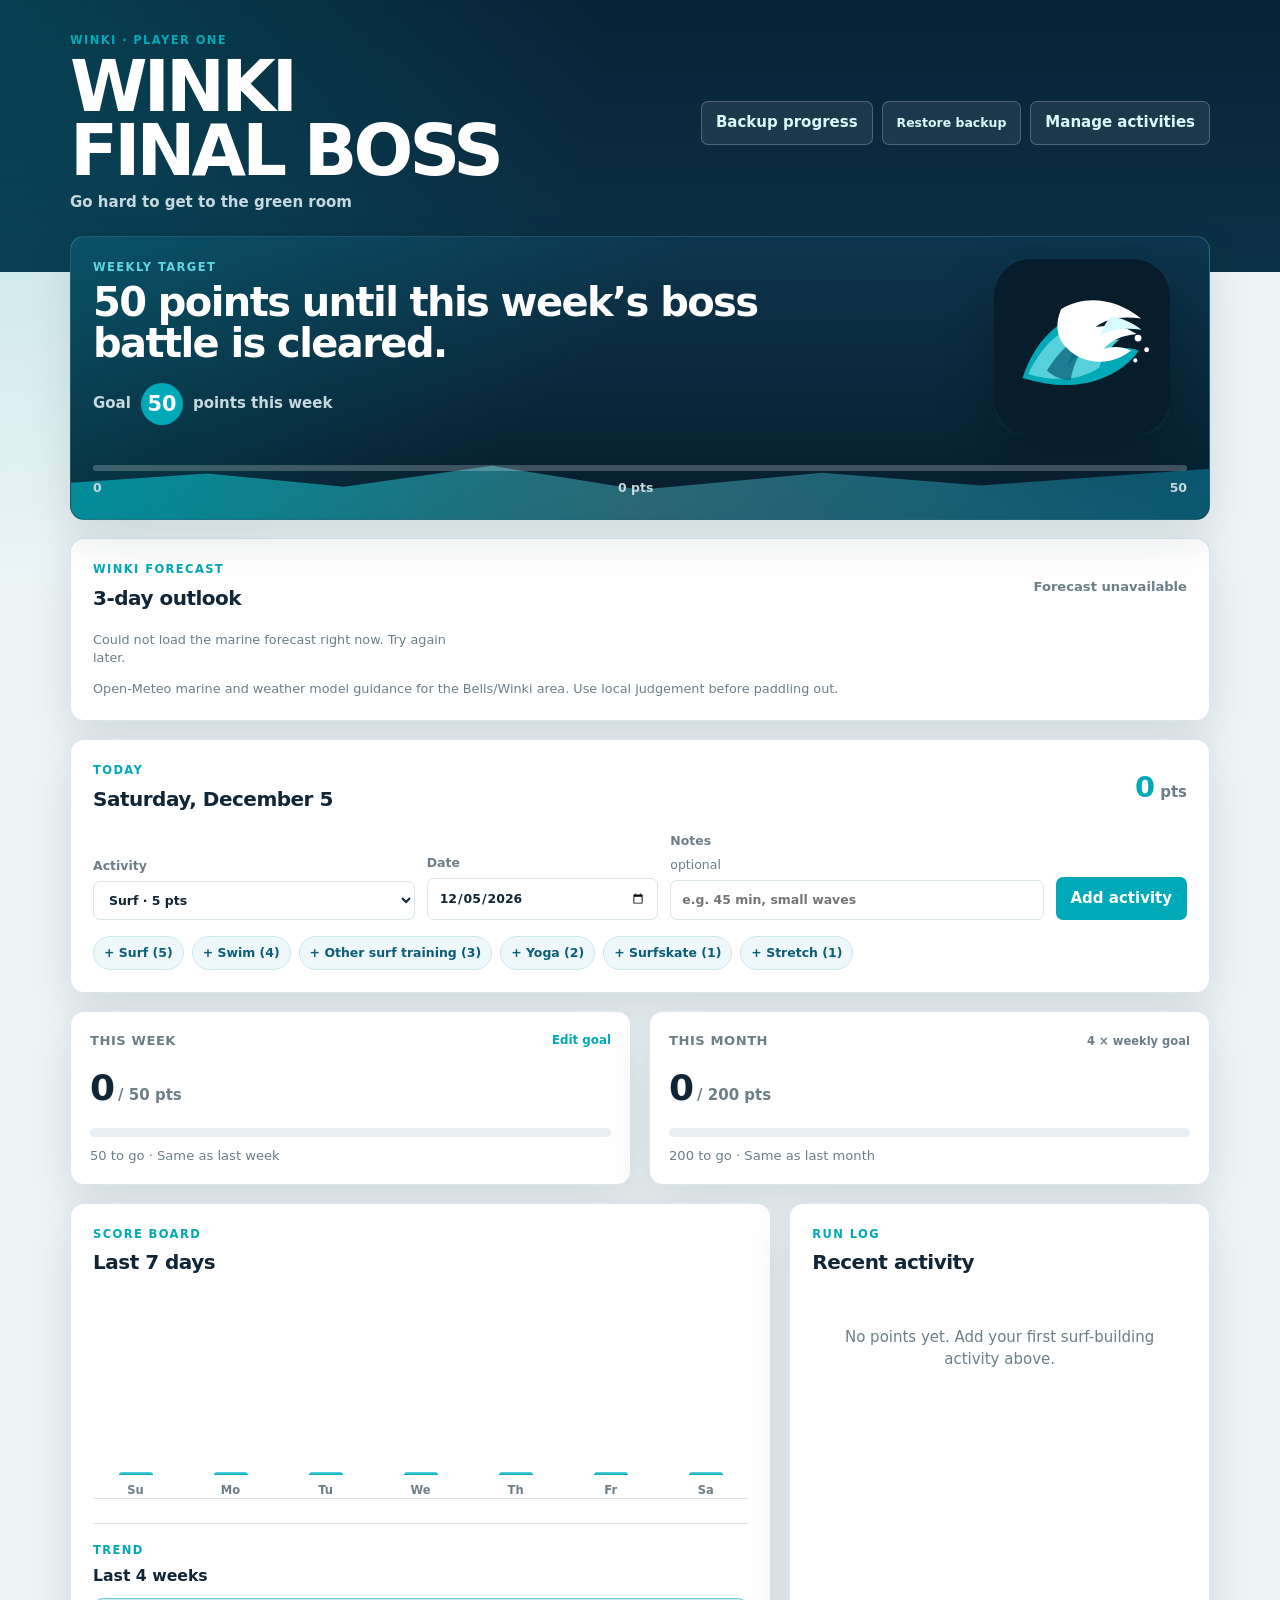
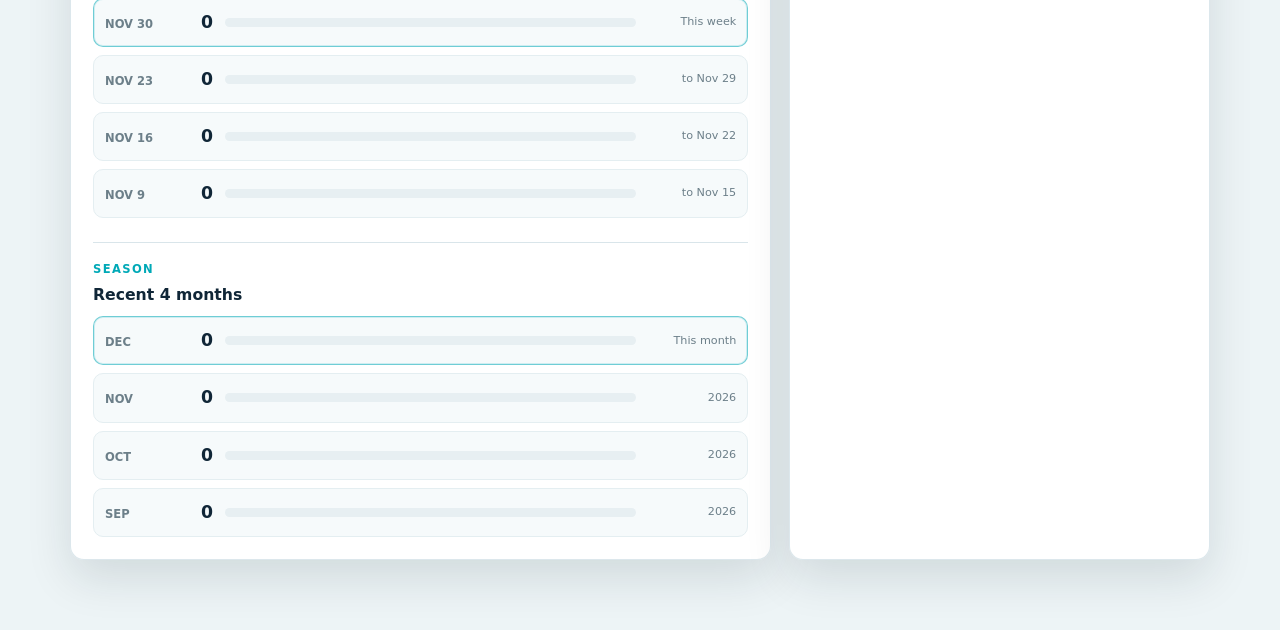
<file: index.html>
<!doctype html>
<html lang="en">
  <head>
    <meta charset="UTF-8" />
    <meta name="viewport" content="width=device-width, initial-scale=1.0" />
    <meta name="theme-color" content="#063c48" />
    <meta name="apple-mobile-web-app-capable" content="yes" />
    <meta name="apple-mobile-web-app-status-bar-style" content="black-translucent" />
    <title>Winki Final Boss</title>
    <link rel="manifest" href="manifest.webmanifest" />
    <link rel="icon" type="image/svg+xml" href="assets/winki-wave-icon.svg" />
    <link rel="apple-touch-icon" href="assets/winki-wave-icon.svg" />
    <link rel="stylesheet" href="styles.css" />
  </head>
  <body>
    <main class="app-shell">
      <header class="hero">
        <div>
          <p class="eyebrow">Winki · player one</p>
          <h1>WINKI<br />FINAL BOSS</h1>
          <p class="intro">Go hard to get to the green room</p>
        </div>
        <div class="header-actions">
          <button class="secondary" id="backup-data">Backup progress</button>
          <label class="secondary restore-label" for="restore-data">Restore backup</label>
          <input id="restore-data" type="file" accept="application/json,.json" hidden />
          <button class="secondary" id="manage-activities">Manage activities</button>
        </div>
      </header>

      <section class="boss-screen card">
        <div class="boss-copy">
          <p class="eyebrow">Weekly target</p>
          <p id="boss-status">The swell is waiting.</p>
          <div class="level-row"><span>Goal</span><strong id="weekly-target-badge">50</strong><span>points this week</span></div>
        </div>
        <div class="wave-brand" aria-hidden="true">
          <img src="assets/winki-wave-icon.svg" alt="" />
        </div>
        <div class="hero-progress" aria-label="Weekly progress">
          <div class="hero-progress-track"><span id="hero-progress-fill"></span></div>
          <div class="hero-progress-labels"><span>0</span><span id="hero-progress-current">0 pts</span><span id="hero-progress-goal">50</span></div>
        </div>
      </section>

      <section class="surf-forecast card">
        <div class="section-heading">
          <div>
            <p class="eyebrow">Winki forecast</p>
            <h2>3-day outlook</h2>
          </div>
          <p id="forecast-updated" class="forecast-updated">Loading marine forecast…</p>
        </div>
        <div id="forecast-grid" class="forecast-grid">
          <div class="forecast-day skeleton"><span>Today</span><strong>—</strong><p>Loading forecast</p></div>
          <div class="forecast-day skeleton"><span>Tomorrow</span><strong>—</strong><p>Loading forecast</p></div>
          <div class="forecast-day skeleton"><span>Day 3</span><strong>—</strong><p>Loading forecast</p></div>
        </div>
        <p class="forecast-source">Open-Meteo marine and weather model guidance for the Bells/Winki area. Use local judgement before paddling out.</p>
      </section>

      <section class="today card">
        <div class="section-heading">
          <div>
            <p class="eyebrow">Today</p>
            <h2 id="today-date"></h2>
          </div>
          <p class="today-score"><strong id="today-points">0</strong> pts</p>
        </div>
        <form id="entry-form" class="entry-form">
          <label>
            Activity
            <select id="activity" required></select>
          </label>
          <label>
            Date
            <input id="entry-date" type="date" required />
          </label>
          <label>
            Notes <span class="optional">optional</span>
            <input id="entry-note" type="text" maxlength="80" placeholder="e.g. 45 min, small waves" />
          </label>
          <button class="primary" type="submit">Add activity</button>
        </form>
        <div id="quick-add" class="quick-add" aria-label="Quick add activities"></div>
      </section>

      <section class="score-grid" aria-label="Progress toward point goals">
        <article class="score-card card" data-period="weekly">
          <div class="score-title"><span>This week</span><button class="goal-edit" data-period="weekly" aria-label="Edit weekly goal">Edit goal</button></div>
          <strong id="weekly-current">0</strong><span class="points-label"> / <span id="weekly-goal">50</span> pts</span>
          <div class="progress"><span id="weekly-bar"></span></div>
          <p id="weekly-message"></p>
        </article>
        <article class="score-card card" data-period="monthly">
          <div class="score-title"><span>This month</span><span class="derived-goal">4 × weekly goal</span></div>
          <strong id="monthly-current">0</strong><span class="points-label"> / <span id="monthly-goal">200</span> pts</span>
          <div class="progress"><span id="monthly-bar"></span></div>
          <p id="monthly-message"></p>
        </article>
      </section>

      <section class="dashboard-grid">
        <article class="card chart-card">
          <div class="section-heading compact"><div><p class="eyebrow">Score board</p><h2>Last 7 days</h2></div></div>
          <div id="week-chart" class="week-chart" aria-label="Points earned across the last seven days"></div>
          <div class="history-panel">
            <div class="section-heading mini"><div><p class="eyebrow">Trend</p><h3>Last 4 weeks</h3></div></div>
            <div id="week-history" class="period-history" aria-label="Points earned across the last four weeks"></div>
          </div>
          <div class="history-panel">
            <div class="section-heading mini"><div><p class="eyebrow">Season</p><h3>Recent 4 months</h3></div></div>
            <div id="month-history" class="period-history month-history" aria-label="Points earned across the last four months"></div>
          </div>
        </article>
        <article class="card recent-card">
          <div class="section-heading compact"><div><p class="eyebrow">Run log</p><h2>Recent activity</h2></div></div>
          <div id="entry-list" class="entry-list"></div>
        </article>
      </section>
    </main>

    <dialog id="goal-dialog">
      <form method="dialog" id="goal-form">
        <div class="dialog-heading"><h2 id="goal-dialog-title">Set goal</h2><button value="cancel" class="icon-button" aria-label="Close">×</button></div>
        <label>Points <input id="goal-input" type="number" min="1" max="10000" required /></label>
        <div class="dialog-actions"><button value="cancel" class="secondary">Cancel</button><button class="primary" value="default">Save goal</button></div>
      </form>
    </dialog>

    <dialog id="activities-dialog">
      <form method="dialog" id="activities-form">
        <div class="dialog-heading"><div><p class="eyebrow">Your scoring system</p><h2>Activities</h2></div><button value="cancel" class="icon-button" aria-label="Close">×</button></div>
        <p class="dialog-copy">Choose the activities that count toward your surfing, and set the points that feel motivating.</p>
        <div id="activity-settings" class="activity-settings"></div>
        <div class="add-custom"><input id="new-activity-name" maxlength="32" placeholder="New activity" /><input id="new-activity-points" type="number" min="1" max="1000" placeholder="Pts" /><button type="button" class="secondary" id="add-custom">Add</button></div>
        <div class="dialog-actions"><button value="cancel" class="secondary">Close</button><button class="primary" value="default">Save changes</button></div>
      </form>
    </dialog>
    <script src="app.js"></script>
    <script>
      if ('serviceWorker' in navigator) {
        navigator.serviceWorker.register('./service-worker.js').then(registration => {
          registration.update();
          registration.addEventListener('updatefound', () => {
            const worker = registration.installing;
            if (!worker) return;
            worker.addEventListener('statechange', () => {
              if (worker.state === 'activated' && navigator.serviceWorker.controller && !sessionStorage.getItem('winki-reloaded-for-update')) {
                sessionStorage.setItem('winki-reloaded-for-update', '1');
                location.reload();
              }
            });
          });
        });
      }
    </script>
  </body>
</html>
</file>
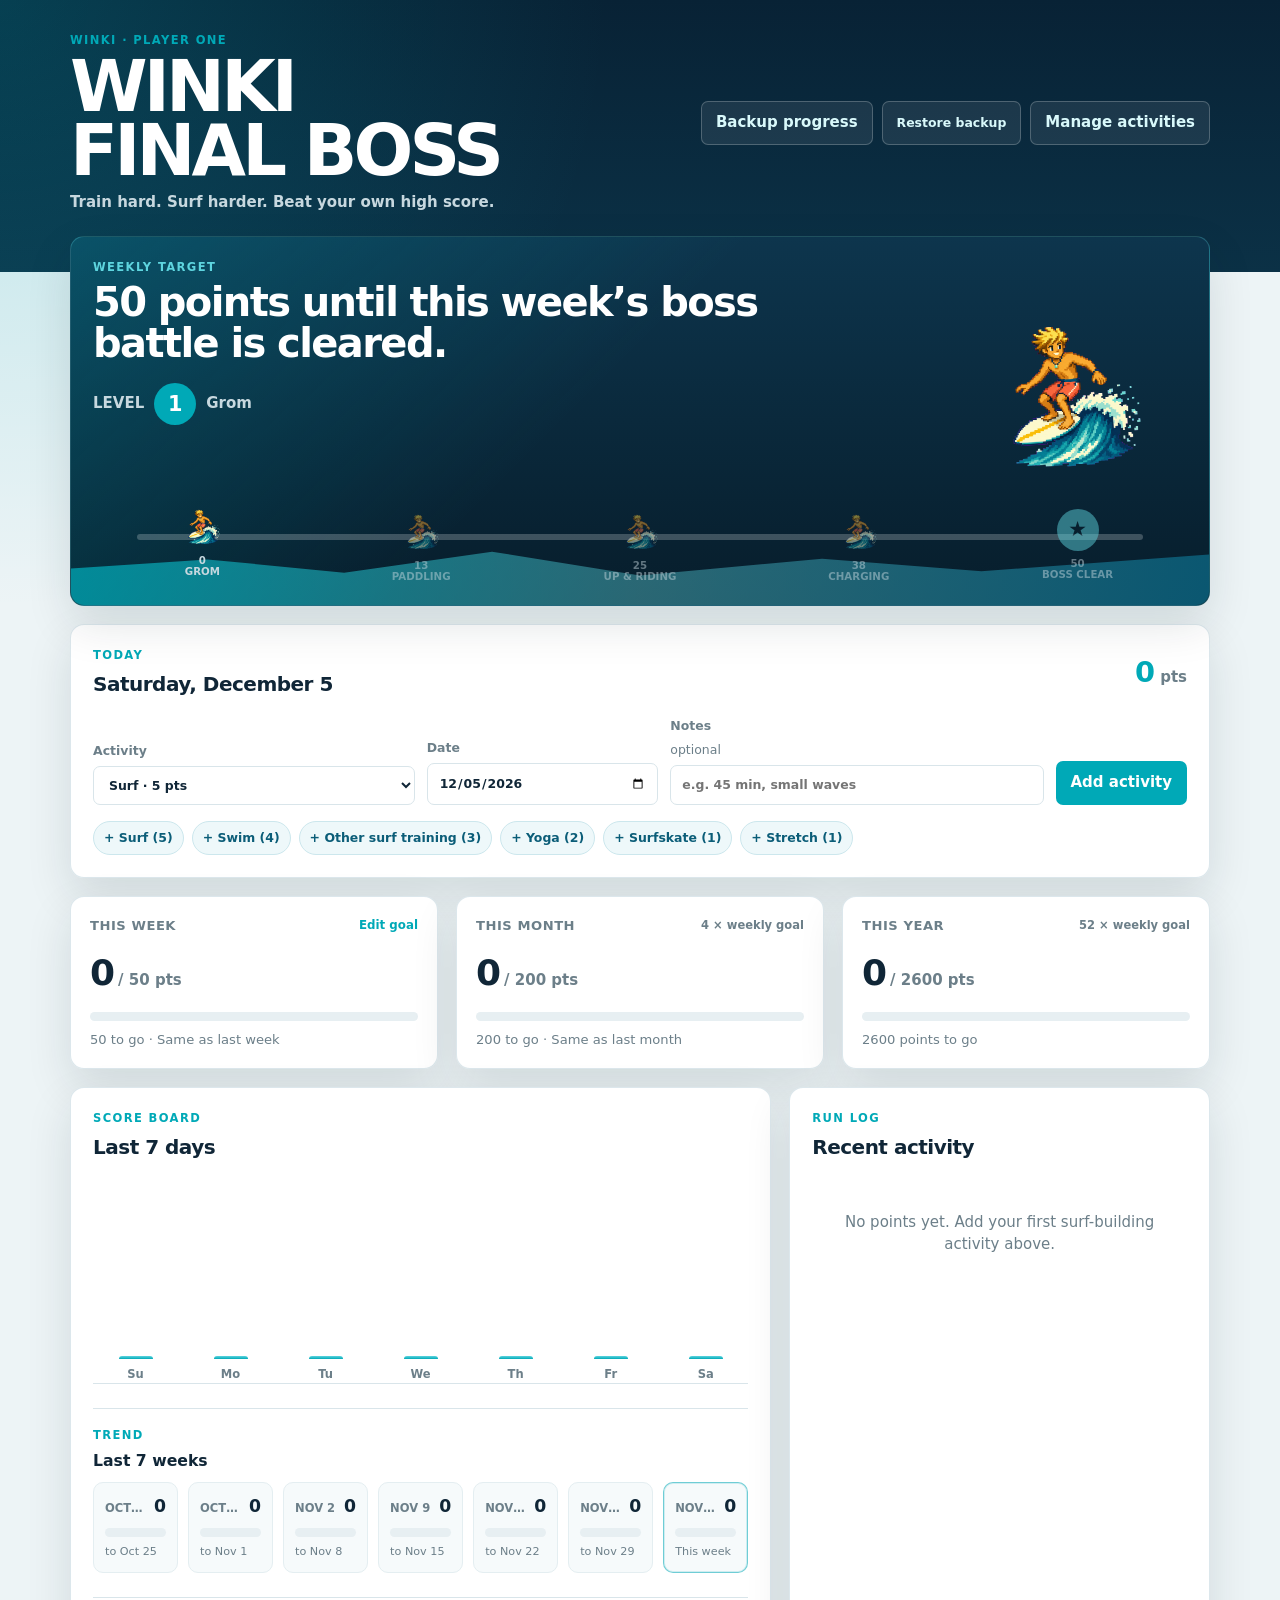
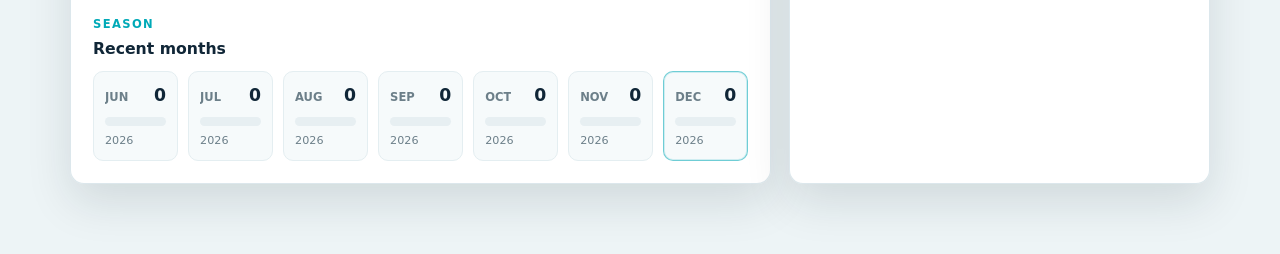
<file: surf-points-tracker 5/index.html>
<!doctype html>
<html lang="en">
  <head>
    <meta charset="UTF-8" />
    <meta name="viewport" content="width=device-width, initial-scale=1.0" />
    <meta name="theme-color" content="#063c48" />
    <meta name="apple-mobile-web-app-capable" content="yes" />
    <meta name="apple-mobile-web-app-status-bar-style" content="black-translucent" />
    <title>Winki Final Boss</title>
    <link rel="manifest" href="manifest.webmanifest" />
    <link rel="icon" type="image/png" href="assets/winki-app-icon.png" />
    <link rel="apple-touch-icon" href="assets/winki-app-icon.png" />
    <link rel="stylesheet" href="styles.css" />
  </head>
  <body>
    <main class="app-shell">
      <header class="hero">
        <div>
          <p class="eyebrow">Winki · player one</p>
          <h1>WINKI<br />FINAL BOSS</h1>
          <p class="intro">Train hard. Surf harder. Beat your own high score.</p>
        </div>
        <div class="header-actions">
          <button class="secondary" id="backup-data">Backup progress</button>
          <label class="secondary restore-label" for="restore-data">Restore backup</label>
          <input id="restore-data" type="file" accept="application/json,.json" hidden />
          <button class="secondary" id="manage-activities">Manage activities</button>
        </div>
      </header>

      <section class="boss-screen card">
        <div class="boss-copy">
          <p class="eyebrow">Weekly target</p>
          <p id="boss-status">The swell is waiting.</p>
          <div class="level-row"><span>LEVEL</span><strong id="character-level">1</strong><span id="character-title">Grom</span></div>
        </div>
        <div class="character-stage"><img id="surfer-sprite" src="assets/winki-surfer-source.png" alt="Pixel-art surfer riding a wave" /><canvas id="sprite-canvas" hidden></canvas></div>
        <div class="avatar-run" aria-label="Weekly avatar progression from zero to fifty points">
          <div class="avatar-track"><span class="avatar-fill" id="avatar-fill"></span></div>
          <div class="avatar-stops">
            <div class="avatar-stop" data-ratio="0"><img class="surfer-sprite" src="assets/winki-surfer-source.png" alt="" /><span>0<br />GROM</span></div>
            <div class="avatar-stop" data-ratio=".25"><img class="surfer-sprite" src="assets/winki-surfer-source.png" alt="" /><span>12<br />PADDLING</span></div>
            <div class="avatar-stop" data-ratio=".5"><img class="surfer-sprite" src="assets/winki-surfer-source.png" alt="" /><span>25<br />UP &amp; RIDING</span></div>
            <div class="avatar-stop" data-ratio=".75"><img class="surfer-sprite" src="assets/winki-surfer-source.png" alt="" /><span>38<br />CHARGING</span></div>
            <div class="avatar-stop" data-ratio="1"><span class="boss-flag">★</span><span>50<br />BOSS CLEAR</span></div>
          </div>
        </div>
      </section>

      <section class="today card">
        <div class="section-heading">
          <div>
            <p class="eyebrow">Today</p>
            <h2 id="today-date"></h2>
          </div>
          <p class="today-score"><strong id="today-points">0</strong> pts</p>
        </div>
        <form id="entry-form" class="entry-form">
          <label>
            Activity
            <select id="activity" required></select>
          </label>
          <label>
            Date
            <input id="entry-date" type="date" required />
          </label>
          <label>
            Notes <span class="optional">optional</span>
            <input id="entry-note" type="text" maxlength="80" placeholder="e.g. 45 min, small waves" />
          </label>
          <button class="primary" type="submit">Add activity</button>
        </form>
        <div id="quick-add" class="quick-add" aria-label="Quick add activities"></div>
      </section>

      <section class="score-grid" aria-label="Progress toward point goals">
        <article class="score-card card" data-period="weekly">
          <div class="score-title"><span>This week</span><button class="goal-edit" data-period="weekly" aria-label="Edit weekly goal">Edit goal</button></div>
          <strong id="weekly-current">0</strong><span class="points-label"> / <span id="weekly-goal">50</span> pts</span>
          <div class="progress"><span id="weekly-bar"></span></div>
          <p id="weekly-message"></p>
        </article>
        <article class="score-card card" data-period="monthly">
          <div class="score-title"><span>This month</span><span class="derived-goal">4 × weekly goal</span></div>
          <strong id="monthly-current">0</strong><span class="points-label"> / <span id="monthly-goal">200</span> pts</span>
          <div class="progress"><span id="monthly-bar"></span></div>
          <p id="monthly-message"></p>
        </article>
        <article class="score-card card" data-period="yearly">
          <div class="score-title"><span>This year</span><span class="derived-goal">52 × weekly goal</span></div>
          <strong id="yearly-current">0</strong><span class="points-label"> / <span id="yearly-goal">2600</span> pts</span>
          <div class="progress"><span id="yearly-bar"></span></div>
          <p id="yearly-message"></p>
        </article>
      </section>

      <section class="dashboard-grid">
        <article class="card chart-card">
          <div class="section-heading compact"><div><p class="eyebrow">Score board</p><h2>Last 7 days</h2></div></div>
          <div id="week-chart" class="week-chart" aria-label="Points earned across the last seven days"></div>
          <div class="history-panel">
            <div class="section-heading mini"><div><p class="eyebrow">Trend</p><h3>Last 7 weeks</h3></div></div>
            <div id="week-history" class="period-history" aria-label="Points earned across the last seven weeks"></div>
          </div>
          <div class="history-panel">
            <div class="section-heading mini"><div><p class="eyebrow">Season</p><h3>Recent months</h3></div></div>
            <div id="month-history" class="period-history month-history" aria-label="Points earned across recent months"></div>
          </div>
        </article>
        <article class="card recent-card">
          <div class="section-heading compact"><div><p class="eyebrow">Run log</p><h2>Recent activity</h2></div></div>
          <div id="entry-list" class="entry-list"></div>
        </article>
      </section>
    </main>

    <dialog id="goal-dialog">
      <form method="dialog" id="goal-form">
        <div class="dialog-heading"><h2 id="goal-dialog-title">Set goal</h2><button value="cancel" class="icon-button" aria-label="Close">×</button></div>
        <label>Points <input id="goal-input" type="number" min="1" max="10000" required /></label>
        <div class="dialog-actions"><button value="cancel" class="secondary">Cancel</button><button class="primary" value="default">Save goal</button></div>
      </form>
    </dialog>

    <dialog id="activities-dialog">
      <form method="dialog" id="activities-form">
        <div class="dialog-heading"><div><p class="eyebrow">Your scoring system</p><h2>Activities</h2></div><button value="cancel" class="icon-button" aria-label="Close">×</button></div>
        <p class="dialog-copy">Choose the activities that count toward your surfing, and set the points that feel motivating.</p>
        <div id="activity-settings" class="activity-settings"></div>
        <div class="add-custom"><input id="new-activity-name" maxlength="32" placeholder="New activity" /><input id="new-activity-points" type="number" min="1" max="1000" placeholder="Pts" /><button type="button" class="secondary" id="add-custom">Add</button></div>
        <div class="dialog-actions"><button value="cancel" class="secondary">Close</button><button class="primary" value="default">Save changes</button></div>
      </form>
    </dialog>
    <script src="app.js"></script>
    <script>if ('serviceWorker' in navigator) navigator.serviceWorker.register('./service-worker.js');</script>
  </body>
</html>
</file>
<file: styles.css>
:root {
  --navy: #071d2b;
  --deep: #0b2a3c;
  --ocean: #0b5d78;
  --teal: #00a9b7;
  --aqua: #5ed5df;
  --sky: #eef7f9;
  --sand: #f8fafb;
  --card: #ffffff;
  --ink: #102637;
  --muted: #6c7f89;
  --line: #d9e5ea;
  --good: #1aa37a;
  --warning: #f0a13a;
  --shadow: 0 18px 46px rgba(7, 29, 43, 0.12);
}

* {
  box-sizing: border-box;
}

body {
  margin: 0;
  min-height: 100vh;
  color: var(--ink);
  background:
    radial-gradient(circle at top left, rgba(0, 169, 183, 0.22), transparent 38rem),
    linear-gradient(180deg, #082235 0, #0b3146 17rem, #edf4f6 17rem, #edf4f6 100%);
  font: 15px/1.45 Inter, ui-sans-serif, system-ui, -apple-system, BlinkMacSystemFont, "Segoe UI", sans-serif;
}

button,
input,
select {
  font: inherit;
}

button,
.restore-label {
  cursor: pointer;
}

.app-shell {
  max-width: 1180px;
  margin: 0 auto;
  padding: 32px 20px 70px;
}

.hero,
.section-heading,
.score-title,
.dialog-heading,
.dialog-actions {
  display: flex;
  align-items: center;
  justify-content: space-between;
  gap: 18px;
}

.hero {
  color: #fff;
  margin-bottom: 22px;
}

.eyebrow {
  margin: 0 0 6px;
  color: var(--teal);
  font-size: 0.72rem;
  font-weight: 800;
  letter-spacing: 0.12em;
  text-transform: uppercase;
}

h1,
h2,
h3,
p {
  margin-top: 0;
}

h1 {
  margin-bottom: 8px;
  font-size: clamp(2.2rem, 5.5vw, 4.4rem);
  line-height: 0.92;
  letter-spacing: -0.055em;
}

h2 {
  margin-bottom: 0;
  font-size: 1.25rem;
  letter-spacing: -0.025em;
}

h3 {
  margin: 0;
  font-size: 0.98rem;
}

.intro {
  margin: 0;
  color: #c7d8df;
  font-weight: 600;
}

.header-actions {
  display: flex;
  flex-wrap: wrap;
  justify-content: flex-end;
  gap: 9px;
}

.card {
  background: rgba(255, 255, 255, 0.98);
  border: 1px solid rgba(217, 229, 234, 0.9);
  border-radius: 14px;
  box-shadow: var(--shadow);
  padding: 22px;
}

.primary,
.secondary {
  border: 1px solid transparent;
  border-radius: 7px;
  padding: 10px 14px;
  font-weight: 800;
  white-space: nowrap;
}

.primary {
  color: #fff;
  background: var(--teal);
}

.primary:hover {
  background: #008d9c;
}

.secondary {
  color: #d9f9fb;
  background: rgba(255, 255, 255, 0.08);
  border-color: rgba(255, 255, 255, 0.22);
}

.secondary:hover {
  color: #fff;
  background: rgba(255, 255, 255, 0.16);
}

.today .secondary,
dialog .secondary,
.add-custom .secondary {
  color: var(--ink);
  background: #fff;
  border-color: var(--line);
}

.restore-label {
  display: inline-flex;
  align-items: center;
}

.boss-screen {
  display: grid;
  grid-template-columns: 1.1fr 210px;
  position: relative;
  overflow: hidden;
  min-height: 280px;
  margin-bottom: 18px;
  color: #fff;
  background:
    linear-gradient(135deg, rgba(0, 169, 183, 0.25), transparent 45%),
    linear-gradient(180deg, #0d354d, #071d2b);
  border-color: rgba(94, 213, 223, 0.28);
}

.boss-screen::after {
  content: "";
  position: absolute;
  inset: auto 0 0;
  height: 70px;
  background: linear-gradient(90deg, rgba(0, 169, 183, 0.75), rgba(94, 213, 223, 0.4), rgba(11, 93, 120, 0.9));
  clip-path: polygon(0 48%, 12% 35%, 24% 54%, 37% 24%, 50% 58%, 66% 34%, 80% 52%, 100% 28%, 100% 100%, 0 100%);
}

.boss-copy {
  position: relative;
  z-index: 2;
  align-self: start;
}

.boss-copy .eyebrow {
  color: var(--aqua);
}

#boss-status {
  max-width: 42rem;
  margin-bottom: 18px;
  font-size: clamp(1.4rem, 4vw, 2.5rem);
  font-weight: 800;
  letter-spacing: -0.04em;
  line-height: 1.04;
}

.level-row {
  display: inline-flex;
  align-items: center;
  gap: 10px;
  color: #c7d8df;
  font-weight: 800;
}

.level-row strong {
  display: inline-grid;
  place-items: center;
  min-width: 42px;
  height: 42px;
  color: #fff;
  background: var(--teal);
  border-radius: 50%;
  font-size: 1.3rem;
}

.wave-brand {
  position: relative;
  z-index: 2;
  align-self: center;
  justify-self: center;
  width: 176px;
}

.wave-brand img {
  display: block;
  width: 100%;
  height: auto;
  border-radius: 28px;
  box-shadow: 0 20px 54px rgba(0, 0, 0, 0.24);
}

.hero-progress {
  grid-column: 1 / -1;
  position: relative;
  z-index: 2;
  align-self: end;
  margin-top: 30px;
}

.hero-progress-track {
  height: 6px;
  overflow: hidden;
  background: rgba(255, 255, 255, 0.22);
  border-radius: 999px;
}

#hero-progress-fill {
  display: block;
  width: 0;
  height: 100%;
  background: var(--aqua);
  transition: width 0.35s ease;
}

.hero-progress-labels {
  display: flex;
  justify-content: space-between;
  margin-top: 8px;
  color: #c7d8df;
  font-size: 0.78rem;
  font-weight: 800;
}

.screen-clear {
  color: #e6fbfd !important;
}

.today {
  margin-bottom: 18px;
}

.surf-forecast {
  margin-bottom: 18px;
}

.forecast-updated {
  margin: 0;
  color: var(--muted);
  font-size: 0.82rem;
  font-weight: 800;
}

.forecast-grid {
  display: grid;
  grid-template-columns: repeat(3, 1fr);
  gap: 12px;
  margin-top: 18px;
}

.forecast-stat,
.forecast-day {
  padding: 16px;
  background: #f6fafb;
  border: 1px solid #e4eef1;
  border-radius: 11px;
}

.forecast-call {
  color: #fff;
  background: linear-gradient(135deg, var(--deep), var(--ocean));
  border-color: rgba(94, 213, 223, 0.4);
}

.forecast-call span,
.forecast-call p {
  color: #c7eef2;
}

.forecast-stat span {
  color: var(--muted);
  font-size: 0.73rem;
  font-weight: 900;
  letter-spacing: 0.08em;
  text-transform: uppercase;
}

.forecast-day {
  display: grid;
  gap: 14px;
  align-content: start;
}

.forecast-day-head {
  display: flex;
  align-items: start;
  justify-content: space-between;
  gap: 12px;
}

.forecast-day-head span,
.forecast-day > span {
  color: var(--muted);
  font-size: 0.73rem;
  font-weight: 900;
  letter-spacing: 0.08em;
  text-transform: uppercase;
}

.forecast-day-head p {
  margin: 2px 0 0;
  color: var(--muted);
  font-size: 0.82rem;
}

.surf-call {
  display: inline-flex;
  align-items: center;
  border-radius: 999px;
  padding: 6px 10px;
  color: #fff;
  font-size: 0.78rem;
  font-weight: 900;
}

.rating-good {
  background: var(--good);
}

.rating-fair {
  background: var(--teal);
}

.rating-workable {
  background: var(--warning);
}

.rating-poor {
  background: #8a98a3;
}

.forecast-main strong {
  display: block;
  color: var(--ink);
  font-size: 2rem;
  letter-spacing: -0.06em;
}

.forecast-main p,
.mini-sessions span {
  margin: 2px 0 0;
  color: var(--muted);
  font-size: 0.82rem;
}

.forecast-details {
  display: grid;
  gap: 9px;
  margin: 0;
}

.forecast-details div {
  display: grid;
  gap: 2px;
}

.forecast-details dt {
  color: var(--muted);
  font-size: 0.7rem;
  font-weight: 900;
  letter-spacing: 0.08em;
  text-transform: uppercase;
}

.forecast-details dd {
  margin: 0;
  font-weight: 750;
}

.mini-sessions {
  display: grid;
  gap: 6px;
}

.mini-sessions span {
  display: flex;
  align-items: center;
  border-radius: 8px;
  padding: 7px 9px;
  color: #fff;
  font-weight: 800;
}

.forecast-stat strong {
  display: block;
  margin: 5px 0 2px;
  font-size: 1.8rem;
  letter-spacing: -0.05em;
}

.forecast-stat p,
.forecast-source,
.forecast-error {
  margin: 0;
  color: var(--muted);
  font-size: 0.8rem;
}

.forecast-source {
  margin-top: 12px;
}

.skeleton strong {
  color: #9fb0b8;
}

.session-outlook {
  grid-column: 1 / -1;
  display: grid;
  grid-template-columns: repeat(3, 1fr);
  gap: 12px;
}

.session-card {
  padding: 14px;
  background: #ffffff;
  border: 1px solid var(--line);
  border-radius: 11px;
}

.session-card div {
  display: flex;
  align-items: baseline;
  justify-content: space-between;
  gap: 10px;
  margin-bottom: 8px;
}

.session-card span {
  color: var(--muted);
  font-size: 0.73rem;
  font-weight: 900;
  letter-spacing: 0.08em;
  text-transform: uppercase;
}

.session-card strong {
  color: var(--teal);
}

.session-card p {
  margin: 3px 0 0;
  color: var(--muted);
  font-size: 0.82rem;
}

.today-score {
  margin: 0;
  color: var(--muted);
  font-weight: 800;
}

.today-score strong {
  color: var(--teal);
  font-size: 1.8rem;
}

.entry-form {
  display: grid;
  grid-template-columns: 1.25fr 0.9fr 1.45fr auto;
  gap: 12px;
  align-items: end;
  margin-top: 18px;
}

label {
  display: grid;
  gap: 6px;
  color: var(--muted);
  font-size: 0.78rem;
  font-weight: 800;
}

input,
select {
  min-width: 0;
  border: 1px solid var(--line);
  border-radius: 7px;
  padding: 10px 11px;
  color: var(--ink);
  background: #fff;
}

input:focus,
select:focus {
  outline: 3px solid rgba(0, 169, 183, 0.18);
  border-color: var(--teal);
}

.optional {
  font-weight: 500;
}

.quick-add {
  display: flex;
  flex-wrap: wrap;
  gap: 8px;
  margin-top: 16px;
}

.quick-add button {
  color: var(--ocean);
  background: #eef8fa;
  border: 1px solid #cce7ed;
  border-radius: 999px;
  padding: 7px 10px;
  font-size: 0.78rem;
  font-weight: 800;
}

.quick-add button:hover {
  background: #def2f5;
}

.score-grid {
  display: grid;
  grid-template-columns: repeat(2, 1fr);
  gap: 18px;
  margin-bottom: 18px;
}

.score-card {
  padding: 19px;
}

.score-title {
  margin-bottom: 12px;
  color: var(--muted);
  font-size: 0.82rem;
  font-weight: 800;
  text-transform: uppercase;
  letter-spacing: 0.04em;
}

.goal-edit {
  padding: 0;
  color: var(--teal);
  background: transparent;
  border: 0;
  font-size: 0.74rem;
  font-weight: 800;
}

.derived-goal {
  color: var(--muted);
  font-size: 0.72rem;
  font-weight: 700;
  text-transform: none;
  letter-spacing: 0;
}

.score-card strong {
  font-size: 2.25rem;
  letter-spacing: -0.06em;
}

.points-label {
  color: var(--muted);
  font-weight: 800;
}

.progress,
.period-meter {
  height: 9px;
  overflow: hidden;
  background: #e7eff2;
  border-radius: 999px;
}

.progress {
  margin: 13px 0 9px;
}

.progress span,
.period-meter span {
  display: block;
  width: 0;
  height: 100%;
  background: linear-gradient(90deg, var(--teal), var(--aqua));
  border-radius: inherit;
  transition: width 0.35s ease;
}

.score-card p {
  margin: 0;
  color: var(--muted);
  font-size: 0.82rem;
}

.dashboard-grid {
  display: grid;
  grid-template-columns: minmax(0, 1.25fr) minmax(320px, 0.75fr);
  gap: 18px;
}

.compact {
  margin-bottom: 20px;
}

.mini {
  margin-bottom: 10px;
}

.week-chart {
  height: 202px;
  display: flex;
  align-items: flex-end;
  justify-content: space-between;
  gap: 10px;
  padding: 8px 0 0;
  border-bottom: 1px solid var(--line);
}

.bar-group {
  flex: 1;
  min-width: 0;
  height: 100%;
  display: flex;
  flex-direction: column;
  align-items: center;
  justify-content: flex-end;
  gap: 7px;
}

.bar-value {
  min-height: 1em;
  color: var(--ocean);
  font-size: 0.74rem;
  font-weight: 900;
}

.bar {
  width: min(34px, 100%);
  min-height: 3px;
  background: linear-gradient(180deg, var(--aqua), var(--teal));
  border-radius: 6px 6px 0 0;
  transition: height 0.35s ease;
}

.bar-label {
  color: var(--muted);
  font-size: 0.72rem;
  font-weight: 800;
}

.history-panel {
  margin-top: 24px;
  padding-top: 18px;
  border-top: 1px solid var(--line);
}

.period-history {
  display: grid;
  grid-template-columns: 1fr;
  gap: 8px;
}

.period-item {
  min-width: 0;
  display: grid;
  grid-template-columns: 108px 1fr 88px;
  align-items: center;
  gap: 12px;
  padding: 11px;
  background: #f6fafb;
  border: 1px solid #e4eef1;
  border-radius: 10px;
}

.period-item.is-current {
  border-color: rgba(0, 169, 183, 0.55);
  box-shadow: inset 0 0 0 1px rgba(0, 169, 183, 0.16);
}

.period-top {
  display: flex;
  align-items: baseline;
  justify-content: space-between;
  gap: 8px;
  margin: 0;
}

.period-top span {
  overflow: hidden;
  color: var(--muted);
  font-size: 0.72rem;
  font-weight: 900;
  text-overflow: ellipsis;
  white-space: nowrap;
  text-transform: uppercase;
}

.period-top strong {
  color: var(--ink);
  font-size: 1.08rem;
}

.period-item p {
  margin: 0;
  color: var(--muted);
  font-size: 0.7rem;
  text-align: right;
}

.entry-list {
  display: grid;
  gap: 4px;
  max-height: 474px;
  overflow: auto;
}

.entry {
  display: grid;
  grid-template-columns: 1fr auto auto;
  gap: 10px;
  align-items: center;
  padding: 11px 0;
  border-bottom: 1px solid #edf3f5;
}

.entry:last-child {
  border: 0;
}

.entry-name {
  font-weight: 850;
}

.entry-meta {
  color: var(--muted);
  font-size: 0.78rem;
}

.entry-points {
  color: var(--teal);
  font-weight: 900;
}

.delete-entry {
  color: #9aabb3;
  background: transparent;
  border: 0;
  font-size: 1.15rem;
}

.delete-entry:hover {
  color: #d84e4e;
}

.empty {
  color: var(--muted);
  text-align: center;
  padding: 30px 8px;
}

dialog {
  width: min(510px, calc(100% - 32px));
  padding: 0;
  color: var(--ink);
  border: 0;
  border-radius: 14px;
  box-shadow: 0 24px 90px rgba(7, 29, 43, 0.32);
}

dialog::backdrop {
  background: rgba(7, 29, 43, 0.45);
  backdrop-filter: blur(2px);
}

dialog form {
  padding: 24px;
}

.icon-button {
  color: var(--muted);
  background: transparent;
  border: 0;
  font-size: 1.7rem;
  line-height: 1;
}

.dialog-copy {
  color: var(--muted);
  font-size: 0.9rem;
  margin: 16px 0;
}

.dialog-actions {
  justify-content: flex-end;
  margin-top: 22px;
}

.activity-settings {
  display: grid;
  gap: 9px;
}

.activity-row,
.add-custom {
  display: grid;
  grid-template-columns: 1fr 85px auto;
  gap: 9px;
  align-items: end;
}

.add-custom {
  margin-top: 14px;
}

.remove-activity {
  color: #d84e4e;
  background: transparent;
  border: 0;
  padding: 8px 2px;
  font-size: 0.8rem;
  font-weight: 800;
}

@media (max-width: 900px) {
  .entry-form,
  .score-grid,
  .dashboard-grid,
  .forecast-grid,
  .session-outlook {
    grid-template-columns: 1fr;
  }

  .hero {
    align-items: flex-start;
    flex-direction: column;
  }
}

@media (max-width: 760px) {
  .app-shell {
    padding: 24px 14px 48px;
  }

  .header-actions {
    justify-content: flex-start;
  }

  .header-actions .secondary {
    padding: 8px 9px;
    font-size: 0.76rem;
  }

  .boss-screen {
    grid-template-columns: 1fr;
    min-height: 420px;
  }

  .wave-brand {
    width: 150px;
    justify-self: end;
    margin-top: -20px;
  }

  .period-item {
    grid-template-columns: 88px 1fr 72px;
  }
}
</file>
<file: surf-points-tracker 5/styles.css>
:root {
  --navy: #071d2b;
  --deep: #0b2a3c;
  --ocean: #0b5d78;
  --teal: #00a9b7;
  --aqua: #5ed5df;
  --sky: #eef7f9;
  --sand: #f8fafb;
  --card: #ffffff;
  --ink: #102637;
  --muted: #6c7f89;
  --line: #d9e5ea;
  --good: #1aa37a;
  --warning: #f0a13a;
  --shadow: 0 18px 46px rgba(7, 29, 43, 0.12);
}

* {
  box-sizing: border-box;
}

body {
  margin: 0;
  min-height: 100vh;
  color: var(--ink);
  background:
    radial-gradient(circle at top left, rgba(0, 169, 183, 0.22), transparent 38rem),
    linear-gradient(180deg, #082235 0, #0b3146 17rem, #edf4f6 17rem, #edf4f6 100%);
  font: 15px/1.45 Inter, ui-sans-serif, system-ui, -apple-system, BlinkMacSystemFont, "Segoe UI", sans-serif;
}

button,
input,
select {
  font: inherit;
}

button,
.restore-label {
  cursor: pointer;
}

.app-shell {
  max-width: 1180px;
  margin: 0 auto;
  padding: 32px 20px 70px;
}

.hero,
.section-heading,
.score-title,
.dialog-heading,
.dialog-actions {
  display: flex;
  align-items: center;
  justify-content: space-between;
  gap: 18px;
}

.hero {
  color: #fff;
  margin-bottom: 22px;
}

.eyebrow {
  margin: 0 0 6px;
  color: var(--teal);
  font-size: 0.72rem;
  font-weight: 800;
  letter-spacing: 0.12em;
  text-transform: uppercase;
}

h1,
h2,
h3,
p {
  margin-top: 0;
}

h1 {
  margin-bottom: 8px;
  font-size: clamp(2.2rem, 5.5vw, 4.4rem);
  line-height: 0.92;
  letter-spacing: -0.055em;
}

h2 {
  margin-bottom: 0;
  font-size: 1.25rem;
  letter-spacing: -0.025em;
}

h3 {
  margin: 0;
  font-size: 0.98rem;
}

.intro {
  margin: 0;
  color: #c7d8df;
  font-weight: 600;
}

.header-actions {
  display: flex;
  flex-wrap: wrap;
  justify-content: flex-end;
  gap: 9px;
}

.card {
  background: rgba(255, 255, 255, 0.98);
  border: 1px solid rgba(217, 229, 234, 0.9);
  border-radius: 14px;
  box-shadow: var(--shadow);
  padding: 22px;
}

.primary,
.secondary {
  border: 1px solid transparent;
  border-radius: 7px;
  padding: 10px 14px;
  font-weight: 800;
  white-space: nowrap;
}

.primary {
  color: #fff;
  background: var(--teal);
}

.primary:hover {
  background: #008d9c;
}

.secondary {
  color: #d9f9fb;
  background: rgba(255, 255, 255, 0.08);
  border-color: rgba(255, 255, 255, 0.22);
}

.secondary:hover {
  color: #fff;
  background: rgba(255, 255, 255, 0.16);
}

.today .secondary,
dialog .secondary,
.add-custom .secondary {
  color: var(--ink);
  background: #fff;
  border-color: var(--line);
}

.restore-label {
  display: inline-flex;
  align-items: center;
}

.boss-screen {
  display: grid;
  grid-template-columns: 1.1fr 230px;
  position: relative;
  overflow: hidden;
  min-height: 280px;
  margin-bottom: 18px;
  color: #fff;
  background:
    linear-gradient(135deg, rgba(0, 169, 183, 0.25), transparent 45%),
    linear-gradient(180deg, #0d354d, #071d2b);
  border-color: rgba(94, 213, 223, 0.28);
}

.boss-screen::after {
  content: "";
  position: absolute;
  inset: auto 0 0;
  height: 70px;
  background: linear-gradient(90deg, rgba(0, 169, 183, 0.75), rgba(94, 213, 223, 0.4), rgba(11, 93, 120, 0.9));
  clip-path: polygon(0 48%, 12% 35%, 24% 54%, 37% 24%, 50% 58%, 66% 34%, 80% 52%, 100% 28%, 100% 100%, 0 100%);
}

.boss-copy {
  position: relative;
  z-index: 2;
  align-self: start;
}

.boss-copy .eyebrow {
  color: var(--aqua);
}

#boss-status {
  max-width: 42rem;
  margin-bottom: 18px;
  font-size: clamp(1.4rem, 4vw, 2.5rem);
  font-weight: 800;
  letter-spacing: -0.04em;
  line-height: 1.04;
}

.level-row {
  display: inline-flex;
  align-items: center;
  gap: 10px;
  color: #c7d8df;
  font-weight: 800;
}

.level-row strong {
  display: inline-grid;
  place-items: center;
  min-width: 42px;
  height: 42px;
  color: #fff;
  background: var(--teal);
  border-radius: 50%;
  font-size: 1.3rem;
}

.character-stage {
  position: relative;
  z-index: 2;
  align-self: end;
  justify-self: center;
  width: 220px;
  transform-origin: center bottom;
}

.character-stage img {
  display: block;
  width: 100%;
  height: auto;
}

.avatar-run {
  grid-column: 1 / -1;
  position: relative;
  z-index: 2;
  align-self: end;
  margin-top: 30px;
}

.avatar-track {
  position: absolute;
  top: 25px;
  left: 4%;
  right: 4%;
  height: 6px;
  overflow: hidden;
  background: rgba(255, 255, 255, 0.22);
  border-radius: 999px;
}

.avatar-fill {
  display: block;
  width: 0;
  height: 100%;
  background: var(--aqua);
  transition: width 0.35s ease;
}

.avatar-stops {
  position: relative;
  display: flex;
  justify-content: space-between;
}

.avatar-stop {
  width: 20%;
  display: grid;
  justify-items: center;
  gap: 5px;
  color: #c7d8df;
  font-size: 0.64rem;
  font-weight: 800;
  line-height: 1.12;
  text-align: center;
  opacity: 0.48;
  transition: opacity 0.2s ease, transform 0.2s ease;
}

.avatar-stop img {
  width: 46px;
  height: 46px;
  object-fit: contain;
}

.avatar-stop.is-active {
  opacity: 1;
  transform: translateY(-5px);
}

.boss-flag {
  display: grid;
  place-items: center;
  width: 42px;
  height: 42px;
  color: var(--navy);
  background: var(--aqua);
  border-radius: 50%;
  font-size: 1.3rem;
}

.screen-clear {
  color: #e6fbfd !important;
}

.today {
  margin-bottom: 18px;
}

.today-score {
  margin: 0;
  color: var(--muted);
  font-weight: 800;
}

.today-score strong {
  color: var(--teal);
  font-size: 1.8rem;
}

.entry-form {
  display: grid;
  grid-template-columns: 1.25fr 0.9fr 1.45fr auto;
  gap: 12px;
  align-items: end;
  margin-top: 18px;
}

label {
  display: grid;
  gap: 6px;
  color: var(--muted);
  font-size: 0.78rem;
  font-weight: 800;
}

input,
select {
  min-width: 0;
  border: 1px solid var(--line);
  border-radius: 7px;
  padding: 10px 11px;
  color: var(--ink);
  background: #fff;
}

input:focus,
select:focus {
  outline: 3px solid rgba(0, 169, 183, 0.18);
  border-color: var(--teal);
}

.optional {
  font-weight: 500;
}

.quick-add {
  display: flex;
  flex-wrap: wrap;
  gap: 8px;
  margin-top: 16px;
}

.quick-add button {
  color: var(--ocean);
  background: #eef8fa;
  border: 1px solid #cce7ed;
  border-radius: 999px;
  padding: 7px 10px;
  font-size: 0.78rem;
  font-weight: 800;
}

.quick-add button:hover {
  background: #def2f5;
}

.score-grid {
  display: grid;
  grid-template-columns: repeat(3, 1fr);
  gap: 18px;
  margin-bottom: 18px;
}

.score-card {
  padding: 19px;
}

.score-title {
  margin-bottom: 12px;
  color: var(--muted);
  font-size: 0.82rem;
  font-weight: 800;
  text-transform: uppercase;
  letter-spacing: 0.04em;
}

.goal-edit {
  padding: 0;
  color: var(--teal);
  background: transparent;
  border: 0;
  font-size: 0.74rem;
  font-weight: 800;
}

.derived-goal {
  color: var(--muted);
  font-size: 0.72rem;
  font-weight: 700;
  text-transform: none;
  letter-spacing: 0;
}

.score-card strong {
  font-size: 2.25rem;
  letter-spacing: -0.06em;
}

.points-label {
  color: var(--muted);
  font-weight: 800;
}

.progress,
.period-meter {
  height: 9px;
  overflow: hidden;
  background: #e7eff2;
  border-radius: 999px;
}

.progress {
  margin: 13px 0 9px;
}

.progress span,
.period-meter span {
  display: block;
  width: 0;
  height: 100%;
  background: linear-gradient(90deg, var(--teal), var(--aqua));
  border-radius: inherit;
  transition: width 0.35s ease;
}

.score-card p {
  margin: 0;
  color: var(--muted);
  font-size: 0.82rem;
}

.dashboard-grid {
  display: grid;
  grid-template-columns: minmax(0, 1.25fr) minmax(320px, 0.75fr);
  gap: 18px;
}

.compact {
  margin-bottom: 20px;
}

.mini {
  margin-bottom: 10px;
}

.week-chart {
  height: 202px;
  display: flex;
  align-items: flex-end;
  justify-content: space-between;
  gap: 10px;
  padding: 8px 0 0;
  border-bottom: 1px solid var(--line);
}

.bar-group {
  flex: 1;
  min-width: 0;
  height: 100%;
  display: flex;
  flex-direction: column;
  align-items: center;
  justify-content: flex-end;
  gap: 7px;
}

.bar-value {
  min-height: 1em;
  color: var(--ocean);
  font-size: 0.74rem;
  font-weight: 900;
}

.bar {
  width: min(34px, 100%);
  min-height: 3px;
  background: linear-gradient(180deg, var(--aqua), var(--teal));
  border-radius: 6px 6px 0 0;
  transition: height 0.35s ease;
}

.bar-label {
  color: var(--muted);
  font-size: 0.72rem;
  font-weight: 800;
}

.history-panel {
  margin-top: 24px;
  padding-top: 18px;
  border-top: 1px solid var(--line);
}

.period-history {
  display: grid;
  grid-template-columns: repeat(7, 1fr);
  gap: 10px;
}

.period-item {
  min-width: 0;
  padding: 11px;
  background: #f6fafb;
  border: 1px solid #e4eef1;
  border-radius: 10px;
}

.period-item.is-current {
  border-color: rgba(0, 169, 183, 0.55);
  box-shadow: inset 0 0 0 1px rgba(0, 169, 183, 0.16);
}

.period-top {
  display: flex;
  align-items: baseline;
  justify-content: space-between;
  gap: 8px;
  margin-bottom: 9px;
}

.period-top span {
  overflow: hidden;
  color: var(--muted);
  font-size: 0.72rem;
  font-weight: 900;
  text-overflow: ellipsis;
  white-space: nowrap;
  text-transform: uppercase;
}

.period-top strong {
  color: var(--ink);
  font-size: 1.08rem;
}

.period-item p {
  margin: 7px 0 0;
  color: var(--muted);
  font-size: 0.7rem;
}

.entry-list {
  display: grid;
  gap: 4px;
  max-height: 474px;
  overflow: auto;
}

.entry {
  display: grid;
  grid-template-columns: 1fr auto auto;
  gap: 10px;
  align-items: center;
  padding: 11px 0;
  border-bottom: 1px solid #edf3f5;
}

.entry:last-child {
  border: 0;
}

.entry-name {
  font-weight: 850;
}

.entry-meta {
  color: var(--muted);
  font-size: 0.78rem;
}

.entry-points {
  color: var(--teal);
  font-weight: 900;
}

.delete-entry {
  color: #9aabb3;
  background: transparent;
  border: 0;
  font-size: 1.15rem;
}

.delete-entry:hover {
  color: #d84e4e;
}

.empty {
  color: var(--muted);
  text-align: center;
  padding: 30px 8px;
}

dialog {
  width: min(510px, calc(100% - 32px));
  padding: 0;
  color: var(--ink);
  border: 0;
  border-radius: 14px;
  box-shadow: 0 24px 90px rgba(7, 29, 43, 0.32);
}

dialog::backdrop {
  background: rgba(7, 29, 43, 0.45);
  backdrop-filter: blur(2px);
}

dialog form {
  padding: 24px;
}

.icon-button {
  color: var(--muted);
  background: transparent;
  border: 0;
  font-size: 1.7rem;
  line-height: 1;
}

.dialog-copy {
  color: var(--muted);
  font-size: 0.9rem;
  margin: 16px 0;
}

.dialog-actions {
  justify-content: flex-end;
  margin-top: 22px;
}

.activity-settings {
  display: grid;
  gap: 9px;
}

.activity-row,
.add-custom {
  display: grid;
  grid-template-columns: 1fr 85px auto;
  gap: 9px;
  align-items: end;
}

.add-custom {
  margin-top: 14px;
}

.remove-activity {
  color: #d84e4e;
  background: transparent;
  border: 0;
  padding: 8px 2px;
  font-size: 0.8rem;
  font-weight: 800;
}

@media (max-width: 900px) {
  .entry-form,
  .score-grid,
  .dashboard-grid {
    grid-template-columns: 1fr;
  }

  .hero {
    align-items: flex-start;
    flex-direction: column;
  }
}

@media (max-width: 760px) {
  .app-shell {
    padding: 24px 14px 48px;
  }

  .header-actions {
    justify-content: flex-start;
  }

  .header-actions .secondary {
    padding: 8px 9px;
    font-size: 0.76rem;
  }

  .boss-screen {
    grid-template-columns: 1fr;
    min-height: 420px;
  }

  .character-stage {
    width: 170px;
    justify-self: end;
    margin-top: -20px;
  }

  .avatar-stop {
    font-size: 0.5rem;
  }

  .avatar-stop img,
  .boss-flag {
    width: 32px;
    height: 32px;
  }

  .period-history {
    grid-template-columns: 1fr;
  }

  .period-item {
    display: grid;
    grid-template-columns: 88px 1fr 70px;
    align-items: center;
    gap: 10px;
  }

  .period-top {
    margin: 0;
  }

  .period-meter {
    order: 2;
  }

  .period-item p {
    margin: 0;
    text-align: right;
  }
}
</file>
